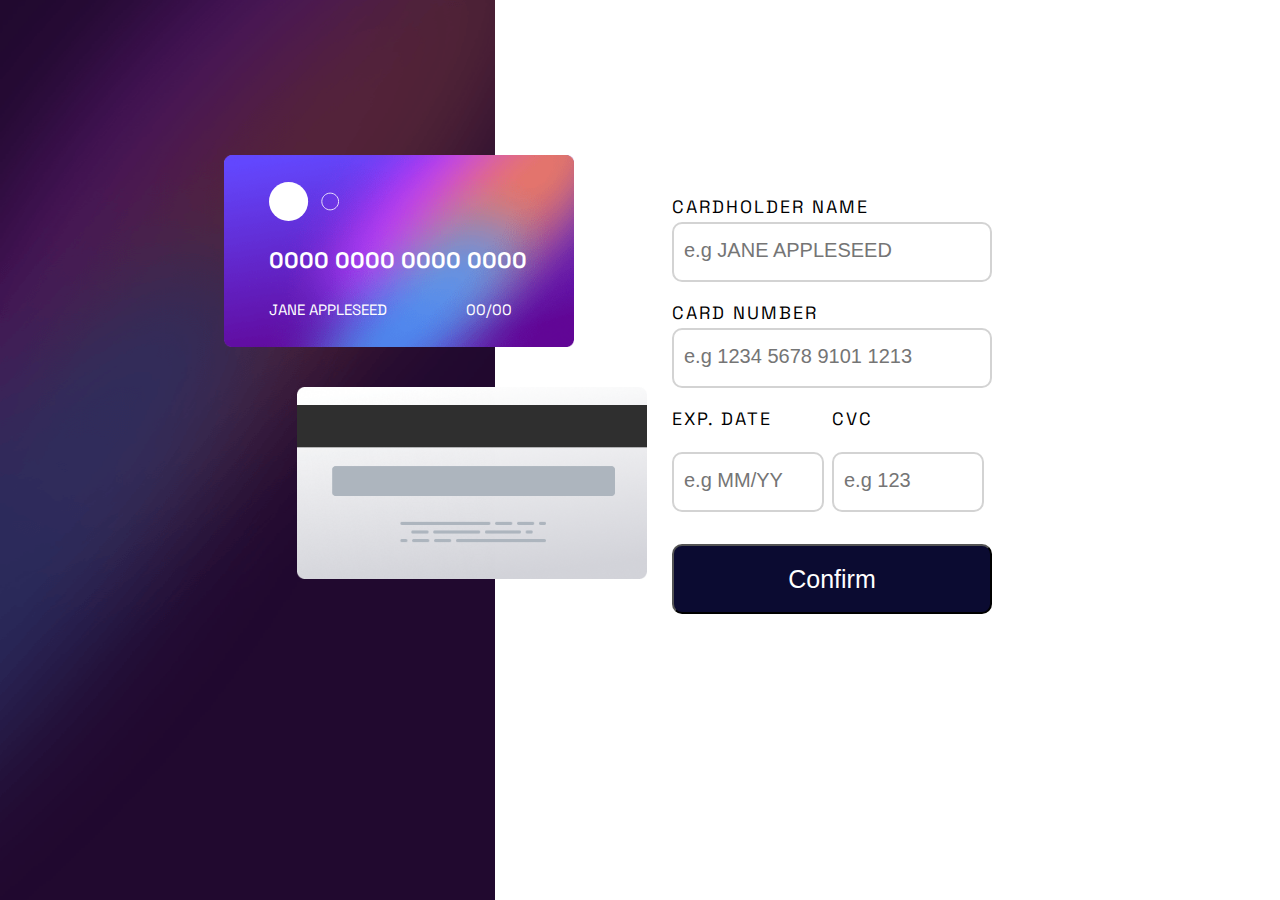
<file: index.html>
<!DOCTYPE html>

<html lang="en">

<head>
  <meta charset="UTF-8">
  <meta name="viewport" content="width=device-width, initial-scale=1.0"> <!-- displays site properly based on user's device -->

  <link rel="preconnect" href="https://fonts.googleapis.com">
  <link rel="preconnect" href="https://fonts.gstatic.com" crossorigin>
  <link href="https://fonts.googleapis.com/css2?family=Space+Grotesk:wght@500&display=swap" rel="stylesheet">

  <link rel="stylesheet" href="style.css">
  <link rel="icon" type="image/png" sizes="32x32" href="./images/favicon-32x32.png">
  <title>Frontend Mentor | Interactive card details form</title>
</head>

<body>

<div class="main-container">
    <header>

      <div class="card-front">
            <img class="card-face" src="images/bg-card-front.png" alt="Credit card front face blank">
          

          <div class="card-details">
            <img class="card-logo" src="images/card-logo.svg" alt="">
            <h2 class="card-text">0000 0000 0000 0000</h2>
            <p class="card-text">JANE APPLESEED  <span class="zero-span card-text">00/00</span></p>
        </div>

        <div class="card-back">
          <img src="images/bg-card-back.png" alt="credit card back face blank">
        </div>

      </div>

    </header>

    <section class="card-form">

      <form id="form" action="" method="">

        <div class="form-container">

          <div class="input-name">
              <label for="holderName">CARDHOLDER NAME</label>
              <br>
              <input id="holderName" type="text" placeholder="e.g JANE APPLESEED">
              <div class="error-msg" id="name-error"></div>
          </div>

          <div class="input-number">
              <label for="cardNumber">CARD NUMBER</label>
              <br>
              <input id="cardNumber" type="text" placeholder="e.g 1234 5678 9101 1213">
              <div class="error-msg" id="number-error"></div>
          </div>

          <div class="card-info">
            <label class="date" for="expDate">EXP. DATE</label>
            <input id="expDate" type="text" placeholder="e.g MM/YY">
            <label class="cvc-digits" for="cvc">CVC</label>
            <input id="cvc" type="text" placeholder="e.g 123">
            <div class="error-msg" id="info-error"></div>
          </div>

        </div>
            <button class="submit-btn" type="submit"><a class="confirm" href="thank-you.html">Confirm</a></button>
      </form>

    </section>

</div>


  <script src="app.js"></script>
</body>

</html>
</file>
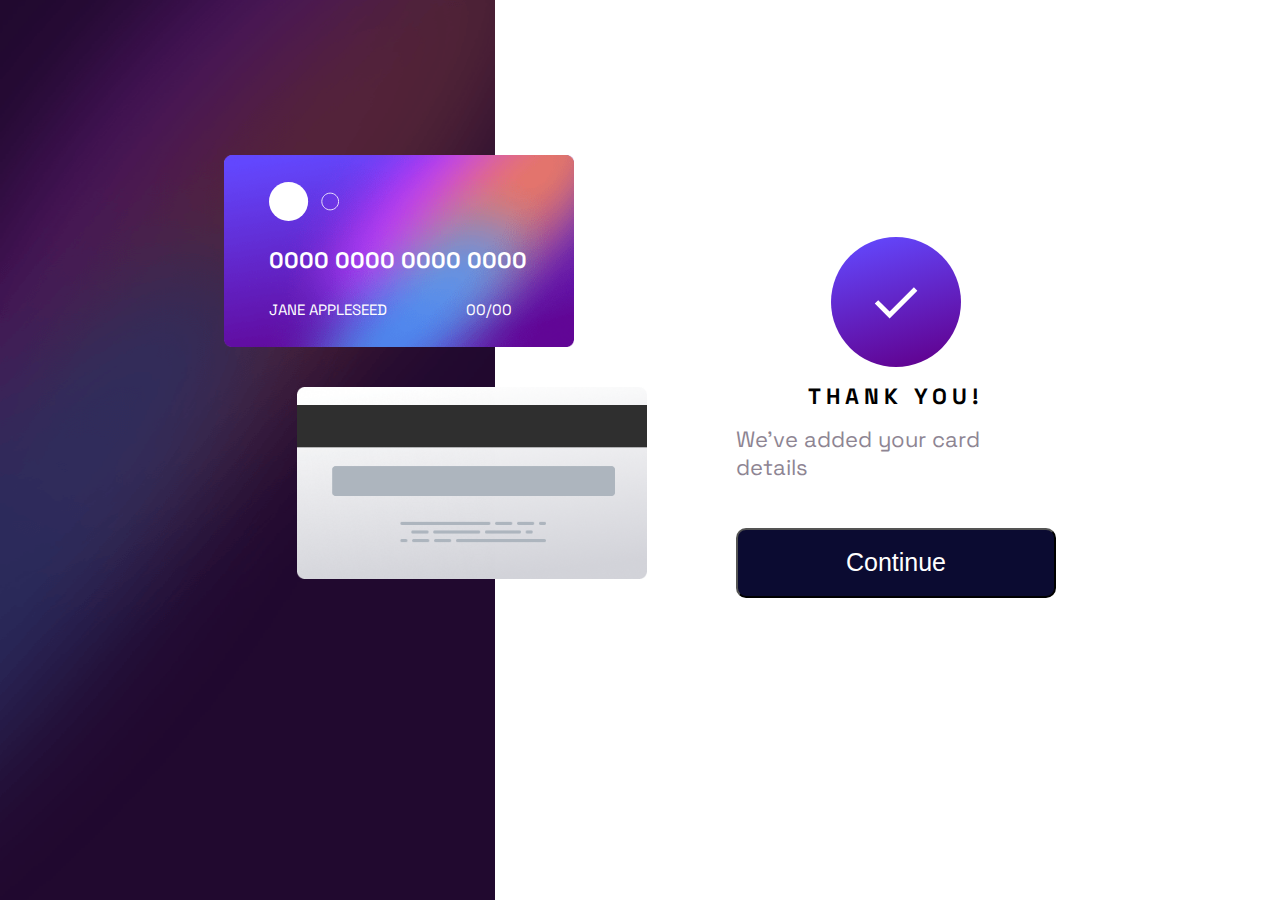
<file: thank-you.html>
<!DOCTYPE html>

<html lang="en">

<head>
  <meta charset="UTF-8">
  <meta name="viewport" content="width=device-width, initial-scale=1.0"> <!-- displays site properly based on user's device -->

  <link rel="preconnect" href="https://fonts.googleapis.com">
  <link rel="preconnect" href="https://fonts.gstatic.com" crossorigin>
  <link href="https://fonts.googleapis.com/css2?family=Space+Grotesk:wght@500&display=swap" rel="stylesheet">

  <link rel="stylesheet" href="style.css">
  <link rel="icon" type="image/png" sizes="32x32" href="./images/favicon-32x32.png">
  <title>Frontend Mentor | Interactive card details form</title>
</head>

<body>

    <div class="main-container">
        <header>

        <div class="card-front">
                <img class="card-face" src="images/bg-card-front.png" alt="Credit card front face blank">
            
            <div class="card-details">
                <img class="card-logo" src="images/card-logo.svg" alt="">
                <h2 class="card-text">0000 0000 0000 0000</h2>
                <p class="card-text">JANE APPLESEED  <span class="zero-span card-text">00/00</span></p>
            </div>

            <div class="card-back">
            <img src="images/bg-card-back.png" alt="credit card back face blank">
            </div>

        </div>

        </header>

        <section class="form-submitted">

            <div class="thank-you">
                <img src="images/icon-complete.svg" alt="check mark icon">
                <h2>THANK YOU!</h2>
                <p>We've added your card details</p>
                <button class="submit-btn">Continue</button>
            </div>

        </section>

    </div>

</body>

</html>
</file>
<file: style.css>
* {
    margin: 0;
    padding: 0;
    box-sizing: border-box;
}

:root {
    /* NEUTRAL */
    --clr-white: hsl(0, 0%, 100%);
    --clr-lt-gray: hsl(270, 3%, 87%);
    --clr-dk-gray:  hsl(279, 6%, 55%);
    --clr-dk-vlt: hsl(278, 68%, 11%);
    /* ERROR */
    --clr-red: hsl(0, 100%, 66%);

    /* FONTS */
    --ff-spce: 'Space Grotesk', sans-serif;
}

body {
    font-family: var(--ff-spce);
}

/* HEADER SECTION */

header {
    height: 30vh;
    background: url(images/bg-card-back.png) center right 10%, url(images/bg-main-mobile.png) center top;
    background-repeat: no-repeat;
    background-size: 275px, 100%;
}

div.card-front {
    margin-left: 5%;
}


img.card-face {
    height: 175px;
    margin-top: 20%;
}

div.card-details {
    color: var(--clr-white);
    font-size: 15px;
    display: flex;
    flex-direction: column;
    row-gap: 25px;
    padding-left: 20px;
    padding-top: 20px;
    position: absolute;
    height: 50px;
    width: 300px;
    margin-top: -180px;
    margin-left: 10px;
}

span.zero-span {
    margin-left: 75px;
}

img.card-logo {
    height: 70px;
    width: 70px;
}

div.card-back {
    display: none;
}


/* FORM SECTION */

section {
    margin-top: 15%;
    margin-left: auto;
    margin-right: auto;
    max-width: 50%;
    height: 50vh;
}

div.input-name {
    font-size: 18px;
    letter-spacing: 2px;
    line-height: 30px;
}

div.input-name input {
    height: 60px;
    width: 100%;
    border: 2px solid lightgray;
    border-radius: 10px;
}

div.input-number {
    margin-top: 5%;
    font-size: 18px;
    letter-spacing: 2px;
    line-height: 30px;
}

div.input-number input {
    height: 60px;
    width: 100%;
    border: 2px solid lightgray;
    border-radius: 10px;
}

div.card-info {
    display: grid;
    grid-template-columns: 1fr 1fr;
    grid-template-rows: 0.8fr 1fr;
    margin-top: 5%;
    font-size: 18px;
    letter-spacing: 2px;
    line-height: 30px;
}

div.card-info input {
    height: 60px;
    width: 95%;
    border: 2px solid lightgray;
    border-radius: 10px;
}

label.date {
    grid-column-start: 1;
    grid-column-end: 1;
}

label.cvc-digits {
    grid-column-start: 2;
    grid-row-start: 1;
}

input::placeholder {
    font-size: 20px;
    padding-left: 10px;
}

button.submit-btn {
    font-size: 25px;
    color: var(--clr-white);
    background-color: #0b0b31;
    border-radius: 10px;
    margin-top: 10%;
    width: 100%;
    height: 70px;
}

a.confirm {
    color: var(--clr-white);
    text-decoration: none;
}

/* THANK YOU PAGE */

div.thank-you {
    display: flex;
    flex-direction: column;
    justify-content: center;
    align-items: center;
    gap: 15px;
    margin-left: auto;
    margin-right: auto;
}

div.thank-you img {
    height: 130px;
}

div.thank-you h2 {
    font-size: 22px;
    letter-spacing: 5px;
}

div.thank-you p {
    color: var(--clr-dk-gray);
    font-size: 22px;
}

/* ERROR */

div.error-msg {
    color: var(--clr-red);
    font-size: 16px;
}

@media(min-width: 760px) {

    div.card-front {
        margin-left: 20%;
        margin-right: auto;
    }

}

@media(min-width: 1280px) {

    div.main-container {
        display: flex;
    }

    header {
        height: 100vh;
        width: 40%;
        background-image: url(images/bg-main-desktop.png);
        background-size: 55vh 100vh;
        background-position: left;    
    }

    div.card-front {
        margin-top: 40%;
        margin-left: 30%;
    }
    
    img.card-face {
        width: 350px;
        height: auto;
        margin-top: -50px;
        margin-left: 70px;
    }
    
    div.card-details {
       margin-top: -190px;
       margin-left: 95px;
    }

    div.card-back {
        display: block;
        margin-top: 10%;
        margin-left: 40%;
    }

    div.card-back img {
        width: 350px;
        height: auto;
    }

    section {
        width: 60%;
        display: grid;
        position: relative;
    }

    #form {
        width: 50%;
        justify-self: center;
        margin-left: -20%;
    }

    section.form-submitted {
        margin-left: auto;
        margin-right: auto;
    }

    div.thank-you {
        max-width: 50%;
    }
    
    }
</file>
